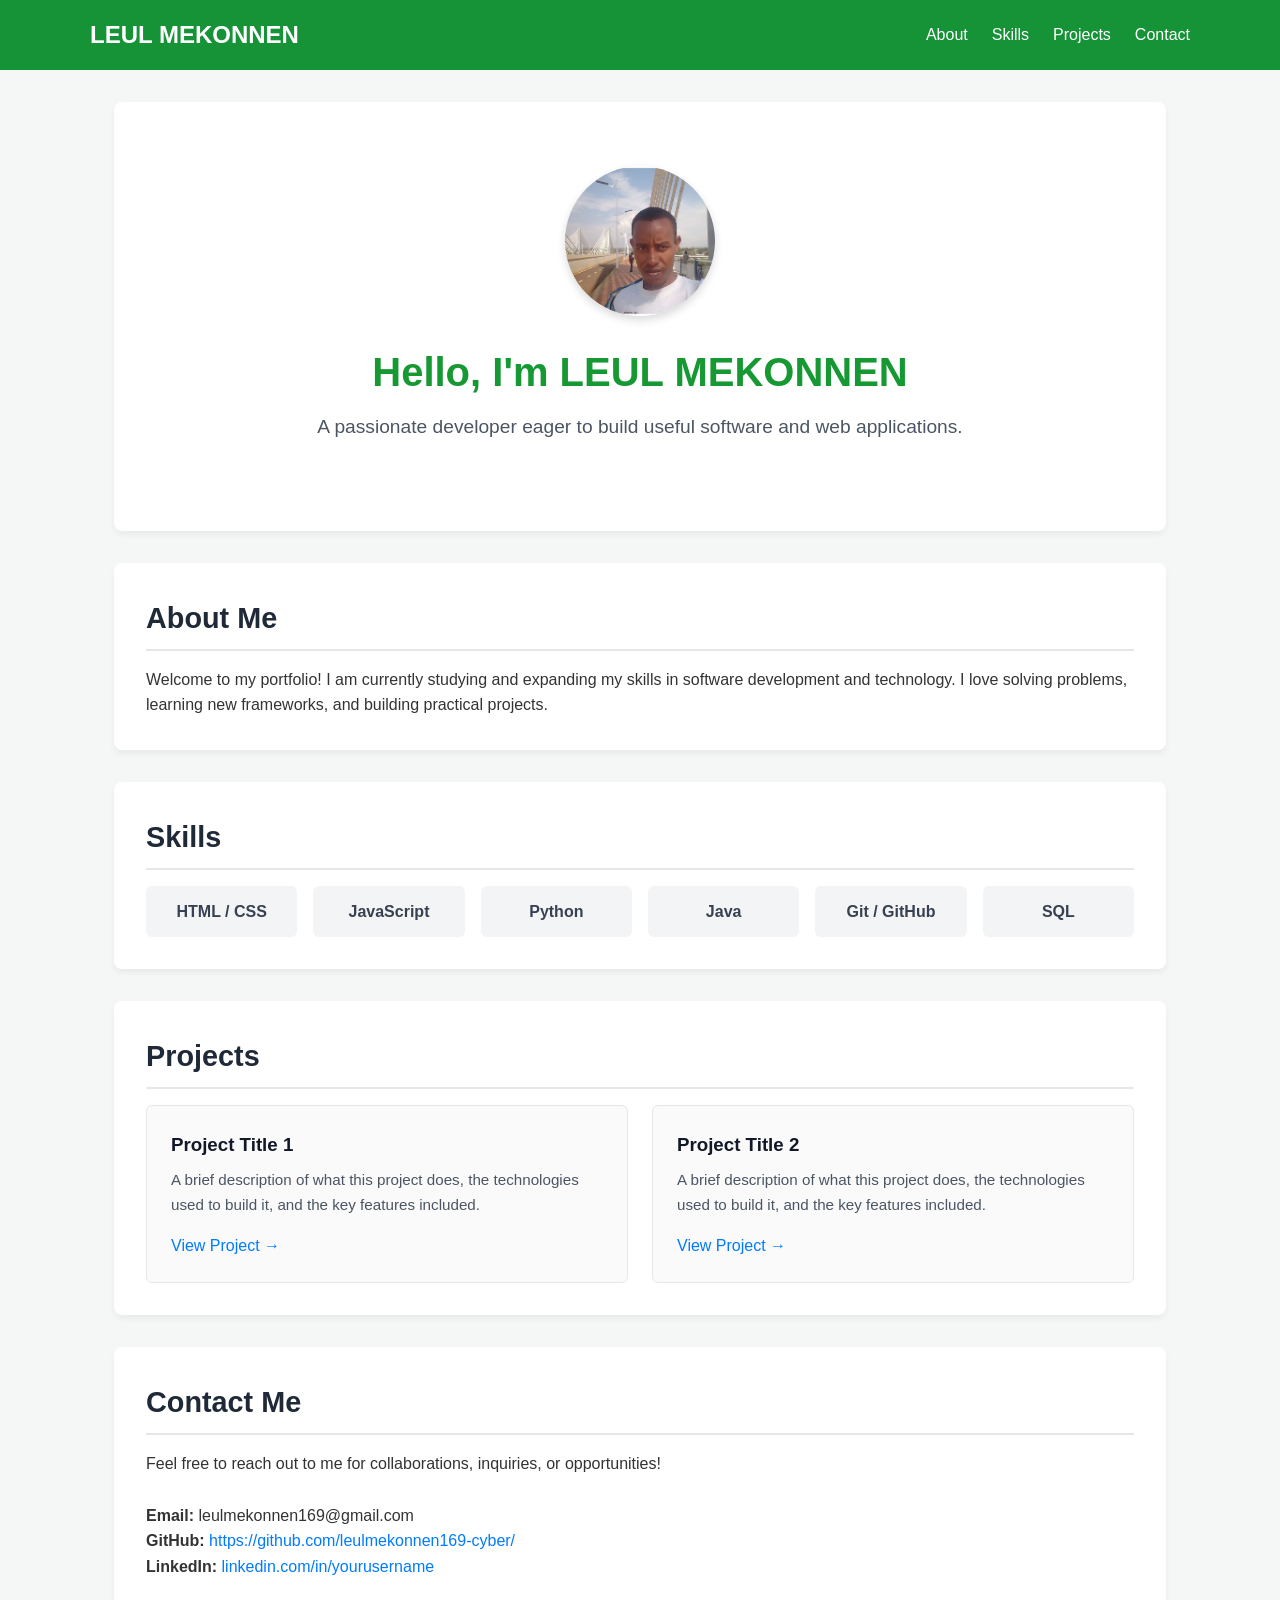
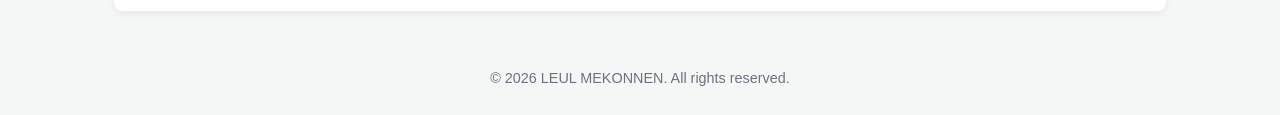
<file: index.html>
<!DOCTYPE html>
<html lang="en">
<head>
  <meta charset="UTF-8">
  <meta name="viewport" content="width=device-width, initial-scale=1.0">
  <title>My Portfolio</title>
  <style>
    /* Global Styles */
    * {
      box-sizing: border-box;
      margin: 0;
      padding: 0;
    }
    body {
      font-family: 'Segoe UI', Tahoma, Geneva, Verdana, sans-serif;
      line-height: 1.6;
      color: #333;
      background-color: #f4f7f6;
    }
    a {
      color: #007bff;
      text-decoration: none;
    }
    a:hover {
      text-decoration: underline;
    }

    /* Header & Navigation */
    header {
      background-color: #169237;
      color: #fff;
      padding: 1rem 2rem;
      position: sticky;
      top: 0;
      z-index: 1000;
    }
    nav {
      display: flex;
      justify-content: space-between;
      align-items: center;
      max-width: 1100px;
      margin: 0 auto;
    }
    nav .logo {
      font-size: 1.5rem;
      font-weight: bold;
    }
    nav ul {
      display: flex;
      list-style: none;
      gap: 1.5rem;
    }
    .profile-img {
  width: 150px;
  height: 150px;
  border-radius: 50%; /* Makes the image circular */
  object-fit: cover;
  margin-bottom: 1rem;
  box-shadow: 0 4px 8px rgba(0, 0, 0, 0.15);
}
    nav ul a {
      color: #fff;
      font-weight: 500;
    }

    /* Main Container */
    .container {
      max-width: 1100px;
      margin: 2rem auto;
      padding: 0 1.5rem;
    }

    /* Hero Section */
    .hero {
      text-align: center;
      padding: 4rem 1rem;
      background-color: #fff;
      border-radius: 8px;
      box-shadow: 0 4px 6px rgba(0,0,0,0.05);
      margin-bottom: 2rem;
    }
    .hero h1 {
      font-size: 2.5rem;
      margin-bottom: 0.5rem;
      color: #169832;
    }
    .hero p {
      font-size: 1.2rem;
      color: #4b5563;
      margin-bottom: 1.5rem;
    }

    /* Sections */
    section {
      background-color: #fff;
      padding: 2rem;
      border-radius: 8px;
      box-shadow: 0 4px 6px rgba(0,0,0,0.05);
      margin-bottom: 2rem;
    }
    section h2 {
      font-size: 1.8rem;
      margin-bottom: 1rem;
      color: #1f2937;
      border-bottom: 2px solid #e5e7eb;
      padding-bottom: 0.5rem;
    }

    /* Skills Grid */
    .skills-grid {
      display: grid;
      grid-template-columns: repeat(auto-fit, minmax(120px, 1fr));
      gap: 1rem;
      margin-top: 1rem;
    }
    .skill-card {
      background-color: #f3f4f6;
      padding: 0.8rem;
      text-align: center;
      border-radius: 6px;
      font-weight: 600;
      color: #374151;
    }

    /* Projects Grid */
    .projects-grid {
      display: grid;
      grid-template-columns: repeat(auto-fit, minmax(280px, 1fr));
      gap: 1.5rem;
      margin-top: 1rem;
    }
    .project-card {
      border: 1px solid #e5e7eb;
      padding: 1.5rem;
      border-radius: 6px;
      background-color: #fafafa;
    }
    .project-card h3 {
      margin-bottom: 0.5rem;
      color: #111827;
    }
    .project-card p {
      color: #4b5563;
      font-size: 0.95rem;
      margin-bottom: 1rem;
    }

    /* Footer */
    footer {
      text-align: center;
      padding: 1.5rem;
      color: #6b7280;
      font-size: 0.9rem;
    }
  </style>
</head>
<body>

  <!-- Header Section -->
  <header>
    <nav>
      <div class="logo">LEUL MEKONNEN</div>
      <ul>
        <li><a href="#about">About</a></li>
        <li><a href="#skills">Skills</a></li>
        <li><a href="#projects">Projects</a></li>
        <li><a href="#contact">Contact</a></li>
      </ul>
    </nav>
  </header>

  <div class="container">

    <!-- Hero / Welcome Section -->
    <div class="hero">
        <img src="prfile.jpg" alt="Profile Photo" class="profile-img">
      <h1>Hello, I'm LEUL MEKONNEN </h1>
      <p>A passionate developer eager to build useful software and web applications.</p>
    </div>

    <!-- About Section -->
    <section id="about">
      <h2>About Me</h2>
      <p>
        Welcome to my portfolio! I am currently studying and expanding my skills in software development and technology. I love solving problems, learning new frameworks, and building practical projects.
      </p>
    </section>

    <!-- Skills Section -->
    <section id="skills">
      <h2>Skills</h2>
      <div class="skills-grid">
        <div class="skill-card">HTML / CSS</div>
        <div class="skill-card">JavaScript</div>
        <div class="skill-card">Python</div>
        <div class="skill-card">Java</div>
        <div class="skill-card">Git / GitHub</div>
        <div class="skill-card">SQL</div>
      </div>
    </section>

    <!-- Projects Section -->
    <section id="projects">
      <h2>Projects</h2>
      <div class="projects-grid">
        
        <div class="project-card">
          <h3>Project Title 1</h3>
          <p>A brief description of what this project does, the technologies used to build it, and the key features included.</p>
          <a href="#" target="_blank">View Project &rarr;</a>
        </div>

        <div class="project-card">
          <h3>Project Title 2</h3>
          <p>A brief description of what this project does, the technologies used to build it, and the key features included.</p>
          <a href="#" target="_blank">View Project &rarr;</a>
        </div>

      </div>
    </section>

    <!-- Contact Section -->
    <section id="contact">
      <h2>Contact Me</h2>
      <p>Feel free to reach out to me for collaborations, inquiries, or opportunities!</p>
      <br>
      <p><strong>Email:</strong> leulmekonnen169@gmail.com</p>
      <p><strong>GitHub:</strong> <a href="https://github.com/leulmekonnen169-cyber/" target="_blank">https://github.com/leulmekonnen169-cyber/</a></p>
      <p><strong>LinkedIn:</strong> <a href="https://linkedin.com/" target="_blank">linkedin.com/in/yourusername</a></p>
    </section>

  </div>

  <footer>
    <p>&copy; 2026 LEUL MEKONNEN. All rights reserved.</p>
  </footer>

</body>
</html>
</file>
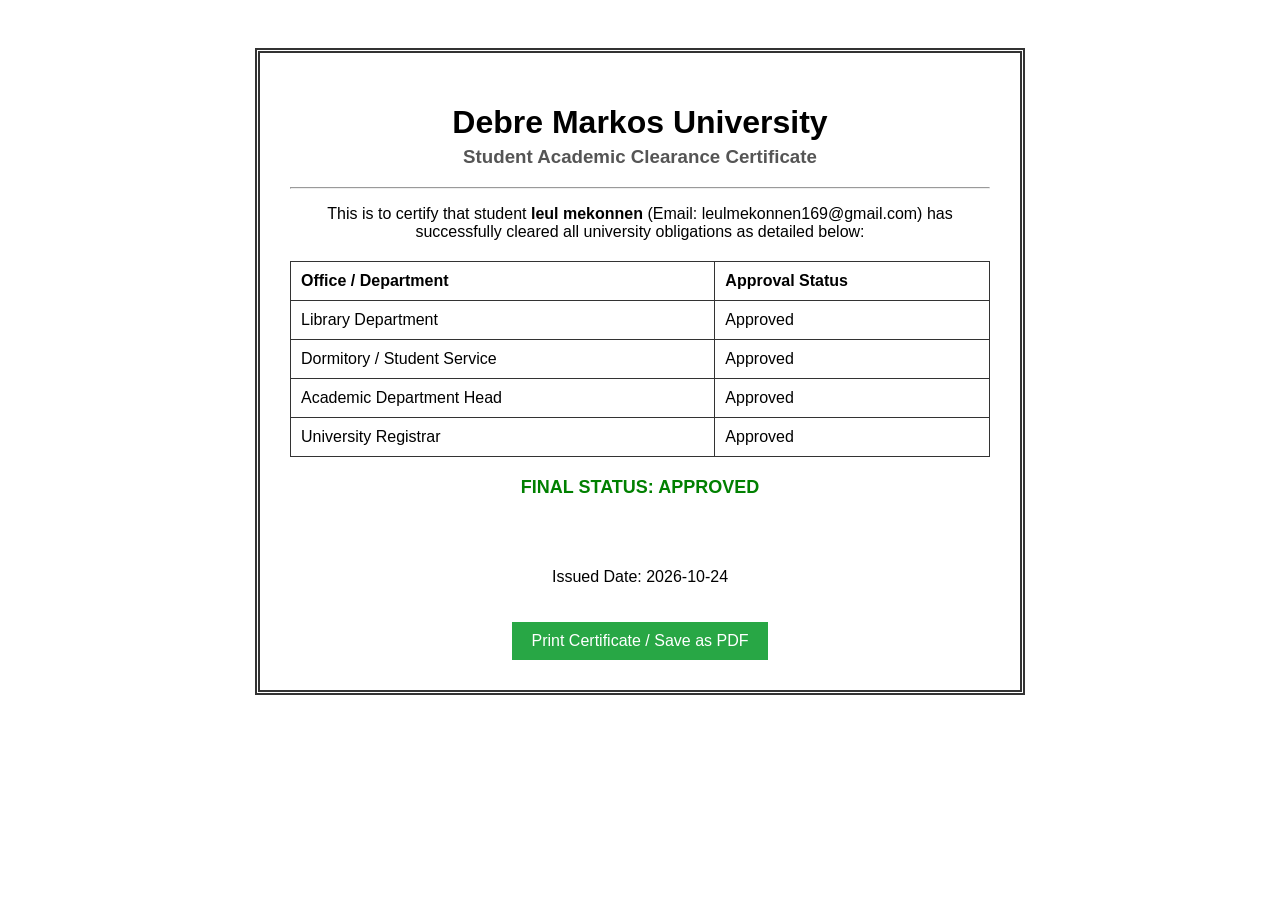
<file: Clearance Certificate - Debre Markos University.html>
<!DOCTYPE html>
<!-- saved from url=(0053)http://localhost/clearance_system/print_clearance.php -->
<html lang="en"><head><meta http-equiv="Content-Type" content="text/html; charset=UTF-8">
    
    <title>Clearance Certificate - Debre Markos University</title>
    <style>
        body { font-family: Arial, sans-serif; padding: 40px; background: #fff; }
        .certificate { border: 5px double #333; padding: 30px; max-width: 700px; margin: auto; text-align: center; }
        h1 { margin-bottom: 5px; }
        h3 { margin-top: 0; color: #555; }
        table { width: 100%; border-collapse: collapse; margin: 20px 0; text-align: left; }
        th, td { border: 1px solid #333; padding: 10px; }
        .btn-print { background: #28a745; color: white; padding: 10px 20px; border: none; font-size: 16px; cursor: pointer; margin-top: 20px; }
        @media print {
            .btn-print { display: none; }
        }
    </style>
</head>
<body>

<div class="certificate">
    <h1>Debre Markos University</h1>
    <h3>Student Academic Clearance Certificate</h3>
    <hr>
    <p>This is to certify that student <strong>leul mekonnen</strong> (Email: leulmekonnen169@gmail.com) has successfully cleared all university obligations as detailed below:</p>

    <table>
        <tbody><tr>
            <th>Office / Department</th>
            <th>Approval Status</th>
        </tr>
        <tr>
            <td>Library Department</td>
            <td>Approved</td>
        </tr>
        <tr>
            <td>Dormitory / Student Service</td>
            <td>Approved</td>
        </tr>
        <tr>
            <td>Academic Department Head</td>
            <td>Approved</td>
        </tr>
        <tr>
            <td>University Registrar</td>
            <td>Approved</td>
        </tr>
    </tbody></table>

    <p style="color: green; font-weight: bold; font-size: 18px;">FINAL STATUS: APPROVED</p>
    <br><br>
    <p>Issued Date: 2026-10-24</p>

    <button class="btn-print" onclick="window.print()">Print Certificate / Save as PDF</button>
</div>


</body></html>
</file>
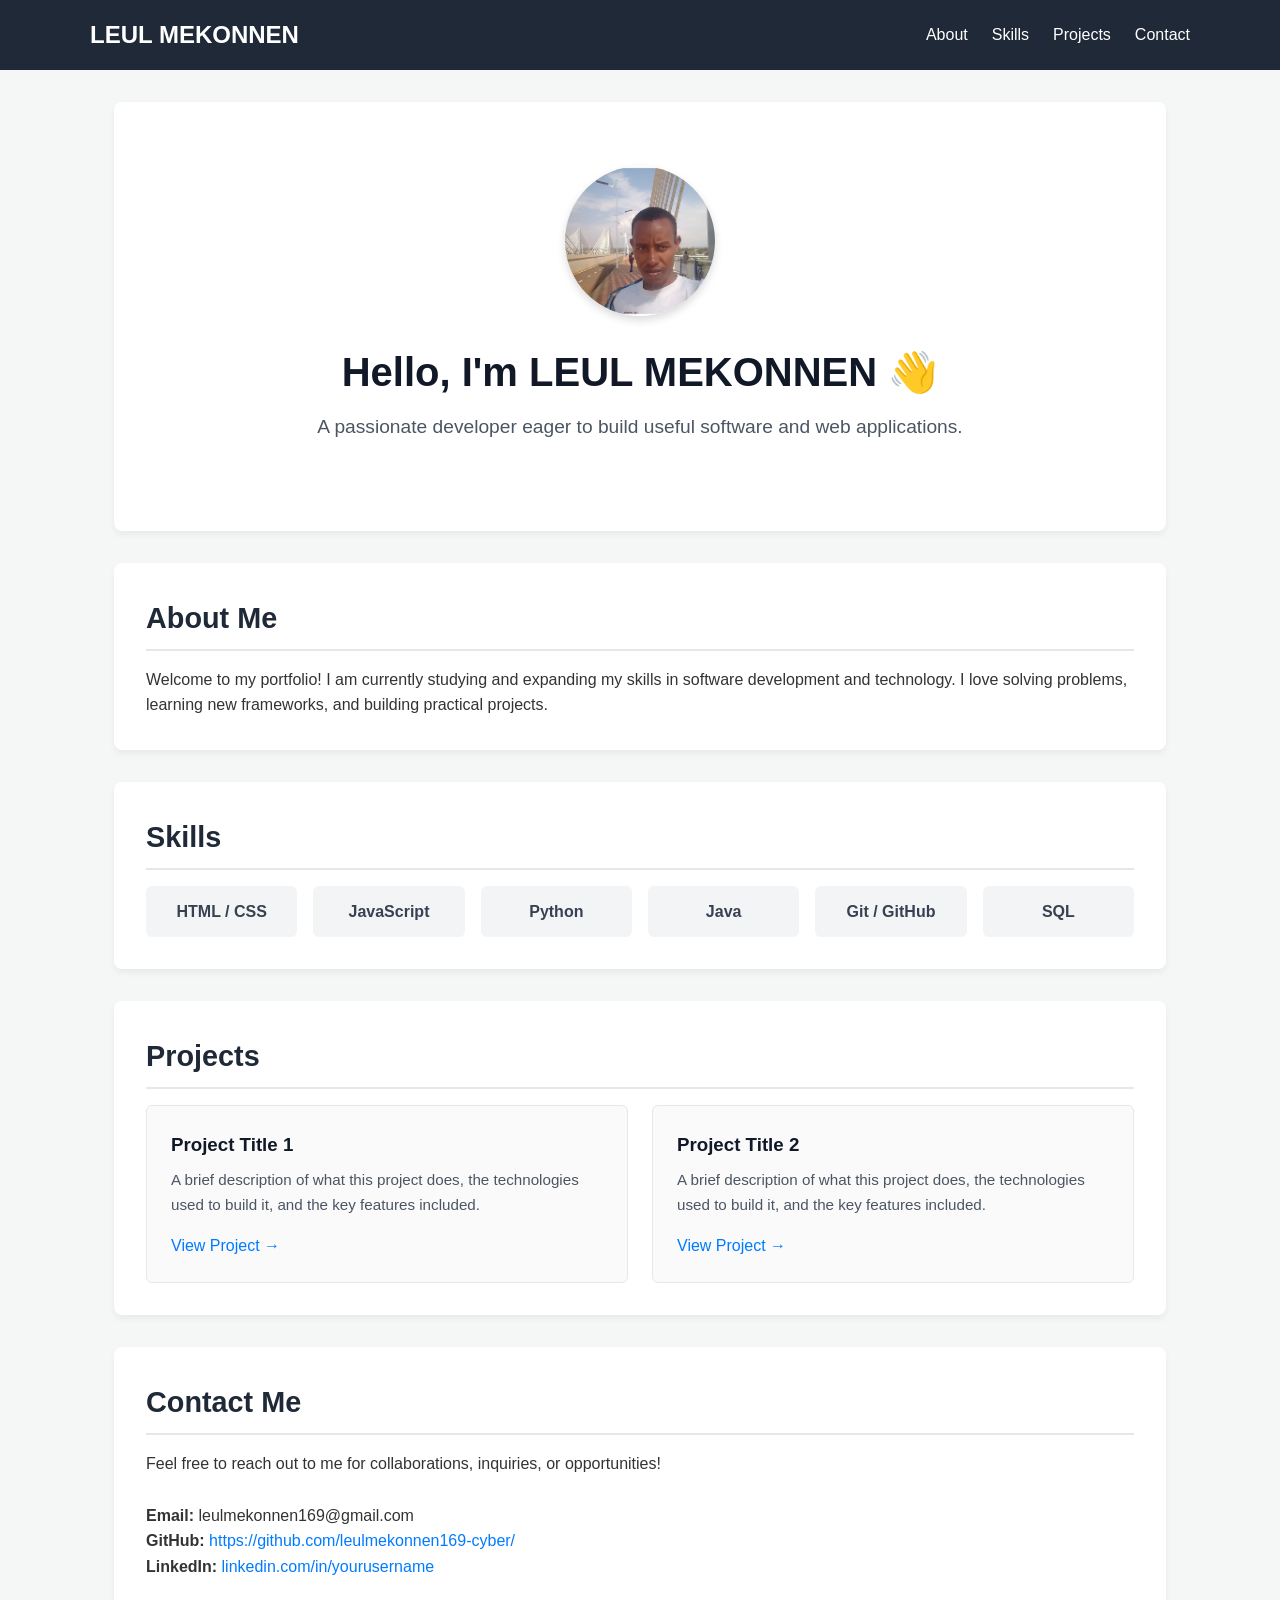
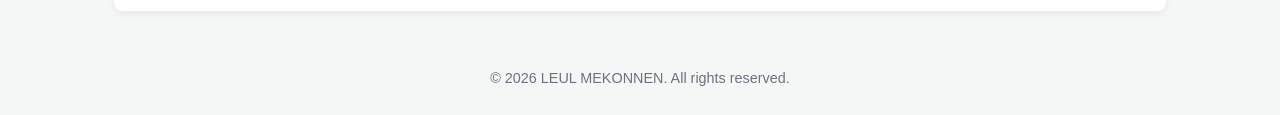
<file: index1.html>
<!DOCTYPE html>
<html lang="en">
<head>
  <meta charset="UTF-8">
  <meta name="viewport" content="width=device-width, initial-scale=1.0">
  <title>My Portfolio</title>
  <style>
    /* Global Styles */
    * {
      box-sizing: border-box;
      margin: 0;
      padding: 0;
    }
    body {
      font-family: 'Segoe UI', Tahoma, Geneva, Verdana, sans-serif;
      line-height: 1.6;
      color: #333;
      background-color: #f4f7f6;
    }
    a {
      color: #007bff;
      text-decoration: none;
    }
    a:hover {
      text-decoration: underline;
    }

    /* Header & Navigation */
    header {
      background-color: #1f2937;
      color: #fff;
      padding: 1rem 2rem;
      position: sticky;
      top: 0;
      z-index: 1000;
    }
    nav {
      display: flex;
      justify-content: space-between;
      align-items: center;
      max-width: 1100px;
      margin: 0 auto;
    }
    nav .logo {
      font-size: 1.5rem;
      font-weight: bold;
    }
    nav ul {
      display: flex;
      list-style: none;
      gap: 1.5rem;
    }
    .profile-img {
  width: 150px;
  height: 150px;
  border-radius: 50%; /* Makes the image circular */
  object-fit: cover;
  margin-bottom: 1rem;
  box-shadow: 0 4px 8px rgba(0, 0, 0, 0.15);
}
    nav ul a {
      color: #fff;
      font-weight: 500;
    }

    /* Main Container */
    .container {
      max-width: 1100px;
      margin: 2rem auto;
      padding: 0 1.5rem;
    }

    /* Hero Section */
    .hero {
      text-align: center;
      padding: 4rem 1rem;
      background-color: #fff;
      border-radius: 8px;
      box-shadow: 0 4px 6px rgba(0,0,0,0.05);
      margin-bottom: 2rem;
    }
    .hero h1 {
      font-size: 2.5rem;
      margin-bottom: 0.5rem;
      color: #111827;
    }
    .hero p {
      font-size: 1.2rem;
      color: #4b5563;
      margin-bottom: 1.5rem;
    }

    /* Sections */
    section {
      background-color: #fff;
      padding: 2rem;
      border-radius: 8px;
      box-shadow: 0 4px 6px rgba(0,0,0,0.05);
      margin-bottom: 2rem;
    }
    section h2 {
      font-size: 1.8rem;
      margin-bottom: 1rem;
      color: #1f2937;
      border-bottom: 2px solid #e5e7eb;
      padding-bottom: 0.5rem;
    }

    /* Skills Grid */
    .skills-grid {
      display: grid;
      grid-template-columns: repeat(auto-fit, minmax(120px, 1fr));
      gap: 1rem;
      margin-top: 1rem;
    }
    .skill-card {
      background-color: #f3f4f6;
      padding: 0.8rem;
      text-align: center;
      border-radius: 6px;
      font-weight: 600;
      color: #374151;
    }

    /* Projects Grid */
    .projects-grid {
      display: grid;
      grid-template-columns: repeat(auto-fit, minmax(280px, 1fr));
      gap: 1.5rem;
      margin-top: 1rem;
    }
    .project-card {
      border: 1px solid #e5e7eb;
      padding: 1.5rem;
      border-radius: 6px;
      background-color: #fafafa;
    }
    .project-card h3 {
      margin-bottom: 0.5rem;
      color: #111827;
    }
    .project-card p {
      color: #4b5563;
      font-size: 0.95rem;
      margin-bottom: 1rem;
    }

    /* Footer */
    footer {
      text-align: center;
      padding: 1.5rem;
      color: #6b7280;
      font-size: 0.9rem;
    }
  </style>
</head>
<body>

  <!-- Header Section -->
  <header>
    <nav>
      <div class="logo">LEUL MEKONNEN</div>
      <ul>
        <li><a href="#about">About</a></li>
        <li><a href="#skills">Skills</a></li>
        <li><a href="#projects">Projects</a></li>
        <li><a href="#contact">Contact</a></li>
      </ul>
    </nav>
  </header>

  <div class="container">

    <!-- Hero / Welcome Section -->
    <div class="hero">
        <img src="prfile.jpg" alt="Profile Photo" class="profile-img">
      <h1>Hello, I'm LEUL MEKONNEN 👋</h1>
      <p>A passionate developer eager to build useful software and web applications.</p>
    </div>

    <!-- About Section -->
    <section id="about">
      <h2>About Me</h2>
      <p>
        Welcome to my portfolio! I am currently studying and expanding my skills in software development and technology. I love solving problems, learning new frameworks, and building practical projects.
      </p>
    </section>

    <!-- Skills Section -->
    <section id="skills">
      <h2>Skills</h2>
      <div class="skills-grid">
        <div class="skill-card">HTML / CSS</div>
        <div class="skill-card">JavaScript</div>
        <div class="skill-card">Python</div>
        <div class="skill-card">Java</div>
        <div class="skill-card">Git / GitHub</div>
        <div class="skill-card">SQL</div>
      </div>
    </section>

    <!-- Projects Section -->
    <section id="projects">
      <h2>Projects</h2>
      <div class="projects-grid">
        
        <div class="project-card">
          <h3>Project Title 1</h3>
          <p>A brief description of what this project does, the technologies used to build it, and the key features included.</p>
          <a href="#" target="_blank">View Project &rarr;</a>
        </div>

        <div class="project-card">
          <h3>Project Title 2</h3>
          <p>A brief description of what this project does, the technologies used to build it, and the key features included.</p>
          <a href="#" target="_blank">View Project &rarr;</a>
        </div>

      </div>
    </section>

    <!-- Contact Section -->
    <section id="contact">
      <h2>Contact Me</h2>
      <p>Feel free to reach out to me for collaborations, inquiries, or opportunities!</p>
      <br>
      <p><strong>Email:</strong> leulmekonnen169@gmail.com</p>
      <p><strong>GitHub:</strong> <a href="https://github.com/leulmekonnen169-cyber/" target="_blank">https://github.com/leulmekonnen169-cyber/</a></p>
      <p><strong>LinkedIn:</strong> <a href="https://linkedin.com/" target="_blank">linkedin.com/in/yourusername</a></p>
    </section>

  </div>

  <footer>
    <p>&copy; 2026 LEUL MEKONNEN. All rights reserved.</p>
  </footer>

</body>
</html>
</file>
